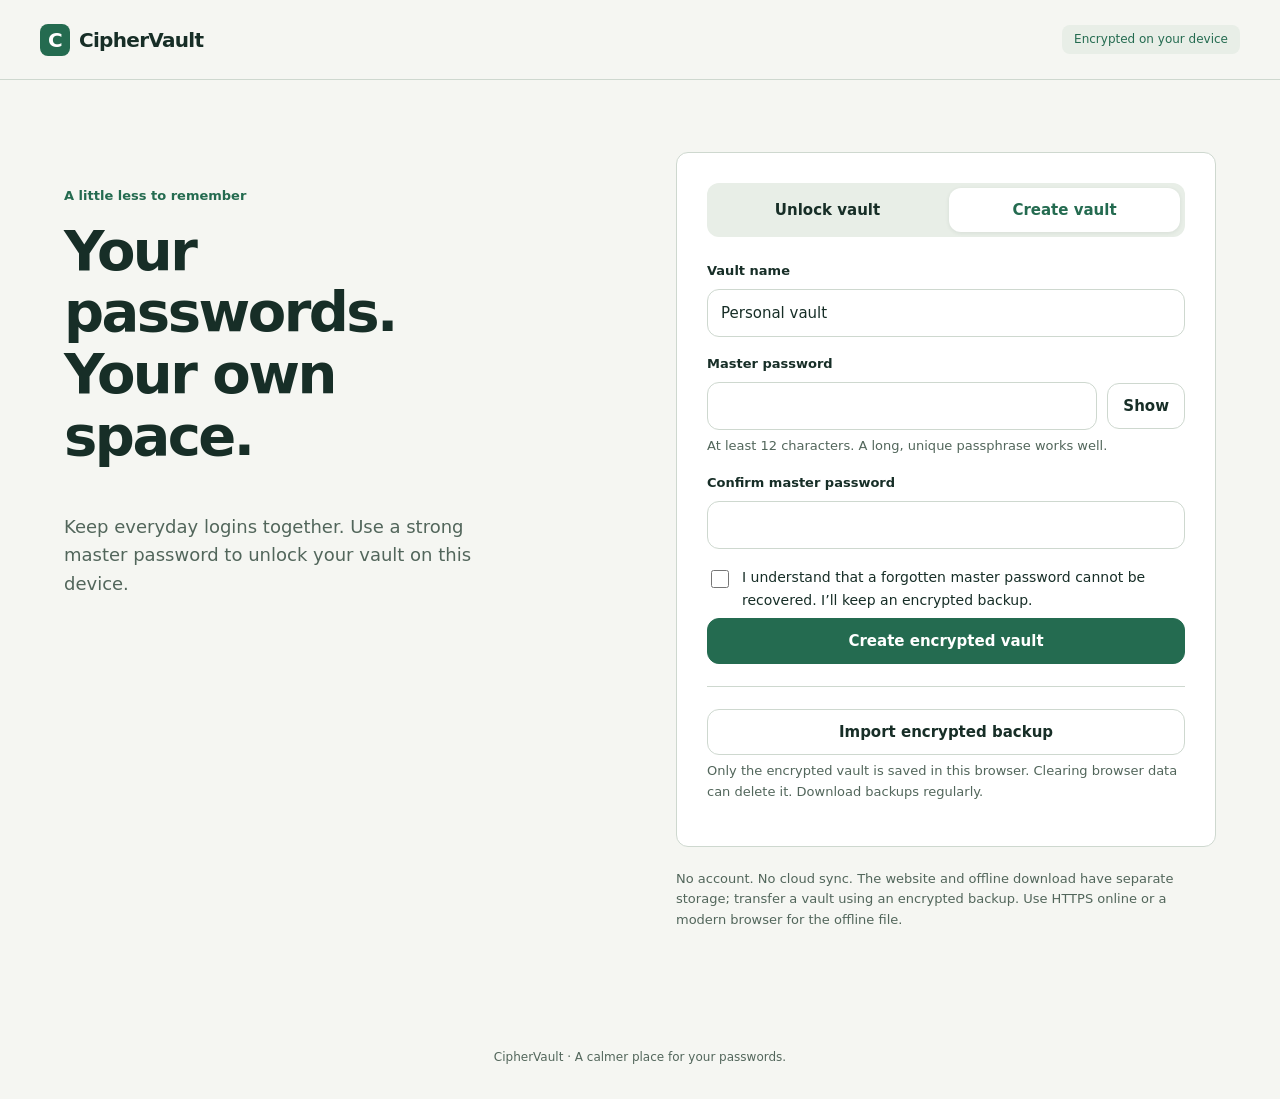
<file: web/static/vault.html>
<!doctype html>
<html lang="en">
<head>
<meta charset="utf-8"><meta name="viewport" content="width=device-width, initial-scale=1">
<meta name="referrer" content="no-referrer">
<meta http-equiv="Content-Security-Policy" content="default-src 'none'; script-src 'sha256-R3o92Qsdh0CiyDE4JHnsUcDH8VOGzDHth3FI4cDfqzQ='; style-src 'unsafe-inline'; connect-src 'none'; img-src data:; base-uri 'none'; form-action 'none'">
<title>CipherVault | Your everyday vault</title>
<style>
:root{--bg:#f5f6f2;--surface:#fff;--ink:#172e27;--muted:#69766f;--line:#dfe5df;--green:#246b50;--soft:#eaf2eb;--red:#a03434}*{box-sizing:border-box}body{margin:0;background:var(--bg);color:var(--ink);font:15px/1.6 system-ui,-apple-system,sans-serif}button,input,textarea,select{font:inherit}button,a{touch-action:manipulation}button{cursor:pointer;border:1px solid var(--line);border-radius:9px;padding:10px 15px;background:white;color:var(--ink);font-weight:600}button:hover{background:var(--soft)}button:disabled{opacity:.55;cursor:wait}.primary{background:var(--green);color:white;border-color:var(--green)}.primary:hover{background:#19523d}.danger{color:var(--red)}a{color:var(--green)}header{padding:18px 5vw;background:white;border-bottom:1px solid var(--line);display:flex;align-items:center;justify-content:space-between;gap:15px}.brand{font-size:20px;font-weight:750;letter-spacing:-.7px;text-decoration:none;color:var(--ink)}.logo{background:var(--green);color:#fff;padding:4px 8px;border-radius:8px;margin-right:9px}.badge{font-size:12px;background:var(--soft);border-radius:20px;padding:5px 12px;color:var(--green)}main{max-width:1120px;margin:0 auto;padding:40px 24px}h1,h2,h3,p{margin-top:0}h1{font-size:clamp(30px,5vw,45px);line-height:1.15;letter-spacing:-1.7px}h2{font-size:25px;letter-spacing:-.7px}.muted{color:var(--muted)}.eyebrow{font-size:12px;letter-spacing:2px;font-weight:700;color:var(--green);text-transform:uppercase}.welcome{max-width:520px;margin:22px auto}.panel{background:white;border:1px solid var(--line);border-radius:18px;padding:28px;box-shadow:0 8px 30px #172e2705}.tabs{display:flex;gap:8px;margin-bottom:24px}.tabs button{flex:1}.tabs .active{background:var(--soft);border-color:var(--green);color:var(--green)}label{display:block;font-weight:600;font-size:13px;margin-bottom:7px}input,textarea,select{width:100%;padding:11px 13px;background:white;color:var(--ink);border:1px solid #cbd5ce;border-radius:9px}input:focus,textarea:focus,button:focus-visible,a:focus-visible{outline:3px solid #8bb79b;outline-offset:2px}textarea{resize:vertical}.field{margin-bottom:17px}.row{display:flex;gap:10px;align-items:center}.row input{flex:1;min-width:0}.help{font-size:12px;color:var(--muted);margin-top:6px}.notice{padding:12px 15px;background:var(--soft);border-radius:10px;font-size:13px}.error{color:var(--red);font-size:13px;min-height:21px}.full{width:100%}.divider{margin:22px 0;border-top:1px solid var(--line)}[hidden]{display:none!important}.toolbar{display:flex;justify-content:space-between;align-items:center;gap:12px;margin-bottom:24px;flex-wrap:wrap}.actions{display:flex;gap:8px;flex-wrap:wrap}.layout{display:grid;grid-template-columns:240px 1fr;gap:25px}.sidebar{padding:22px;height:fit-content}.sidebar button{width:100%;text-align:left;margin-bottom:8px}.sidebar p{font-size:12px;margin-top:15px}.search{margin-bottom:20px}.entries{display:grid;grid-template-columns:repeat(2,minmax(0,1fr));gap:14px}.entry{padding:22px;background:white;border:1px solid var(--line);border-radius:14px;min-width:0}.entry h3{font-size:17px;margin-bottom:4px;overflow-wrap:anywhere}.entry .muted{overflow-wrap:anywhere;font-size:13px}.entry .actions{margin-top:20px}.entry .actions button{font-size:12px;padding:7px 10px}.icon{width:38px;height:38px;display:grid;place-items:center;background:var(--soft);border-radius:10px;font-weight:700;margin-bottom:18px}.empty{text-align:center;padding:55px 20px;border:1px dashed #c3d0c6;border-radius:14px;grid-column:1/-1}.empty h3{margin-bottom:6px}.footnote{font-size:12px;margin-top:24px;color:var(--muted)}dialog{border:1px solid var(--line);border-radius:18px;padding:28px;width:min(500px,calc(100% - 28px));max-height:90vh;overflow:auto;color:var(--ink)}dialog::backdrop{background:#172e2766;backdrop-filter:blur(3px)}.dialog-title{display:flex;justify-content:space-between;align-items:center;margin-bottom:20px}.dialog-title h2{margin:0}.dialog-title button{padding:5px 11px}.toast{position:fixed;bottom:24px;left:50%;transform:translateX(-50%);padding:12px 20px;border-radius:10px;background:var(--ink);color:white;z-index:10;max-width:90vw;text-align:center}.mobile-tools{display:none}.check{display:flex;align-items:start;gap:10px;font-weight:400;font-size:13px}.check input{width:17px;margin-top:4px}.password-preview{overflow-wrap:anywhere;font:19px/1.5 monospace;background:var(--soft);padding:16px;border-radius:10px;margin:18px 0}footer{text-align:center;padding:20px;font-size:12px;color:var(--muted)}@media(max-width:720px){.layout{grid-template-columns:1fr}.sidebar{display:none}.mobile-tools{display:flex}.entries{grid-template-columns:1fr}main{padding:26px 16px}.panel{padding:22px}header{padding:16px}.badge{font-size:10px}.toolbar h1{font-size:32px}}

/* Device-only UI: native controls and local system fonts; no external dependencies. */
:root{color-scheme:light dark;--bg:#f5f6f2;--surface:#fff;--ink:#172e27;--muted:#52665b;--line:#ced8cf;--green:#246b50;--soft:#e8eee7;--red:#a03434;--on-green:#fff;--focus:#246b50}
@media(prefers-color-scheme:dark){:root{--bg:#111a16;--surface:#19241e;--ink:#edf4ee;--muted:#b0c1b5;--line:#3f5447;--green:#92d2ae;--soft:#23372b;--red:#ffabab;--on-green:#102a1d;--focus:#92d2ae}}
button,input,textarea,select{min-height:44px}button,input,textarea,select,.notice,.entry,.panel,dialog,.empty,.password-preview{border-radius:12px}button{background:var(--surface);transition:background .16s,border-color .16s}button:hover{border-color:var(--green)}.primary{background:var(--green);color:var(--on-green)}.primary:hover{background:var(--green);filter:brightness(.92)}header{background:var(--bg);min-height:80px;padding:18px max(24px,calc((100vw - 1200px)/2));flex-wrap:wrap}.logo{color:var(--on-green)}.badge{border-radius:8px}.panel,.entry,input,textarea,select,dialog{background:var(--surface)}input,textarea,select{border-color:var(--line)}input::placeholder,textarea::placeholder{color:var(--muted);opacity:1}input:focus,textarea:focus,select:focus-visible,button:focus-visible,a:focus-visible{outline:3px solid var(--focus);outline-offset:3px}main{max-width:1200px;padding-block:50px}.welcome{display:grid;grid-template-columns:1fr 1fr;gap:40px 72px;max-width:none;margin:22px auto;align-items:start}.welcome-copy{padding-top:34px;max-width:440px}.welcome h1{font-size:clamp(38px,4.5vw,56px);line-height:1.1;letter-spacing:-.045em}.welcome-copy>.muted{font-size:18px;max-width:38ch}.welcome>.footnote{grid-column:2;margin-top:-18px}.eyebrow{text-transform:none;letter-spacing:0;font-size:13px}.panel{box-shadow:none;padding:30px}.tabs{gap:6px;background:var(--soft);padding:5px;border-radius:12px}.tabs button{border:0;background:none}.tabs .active{background:var(--surface);color:var(--green);box-shadow:0 1px 4px #172e2715}.help,.footnote{font-size:13px}.check{font-size:14px}.check input{min-height:0;accent-color:var(--green);flex:0 0 18px;height:18px}.error:empty{min-height:0;margin:0}.layout{grid-template-columns:235px minmax(0,1fr);gap:28px}.sidebar{background:transparent;padding:0;border:0}.sidebar button{border-color:transparent}.sidebar button:hover{border-color:var(--line)}.sidebar p{color:var(--muted);font-size:13px}.entries{gap:16px}.entry{padding:24px}.icon{border-radius:8px}.search{padding:14px 16px}.toolbar{margin-bottom:32px}.toolbar h1{letter-spacing:-.04em}.notice{padding:16px 20px}.empty{border-color:var(--line);background:var(--surface)}dialog{padding:30px}dialog::backdrop{background:#0c1a15b3;backdrop-filter:none}.toast{background:var(--ink);color:var(--bg);border-radius:12px}footer{padding-block:32px}
@media(max-width:768px){header{padding:16px 20px;min-height:72px}.badge{font-size:11px}.welcome{grid-template-columns:1fr;gap:24px;margin:0}.welcome-copy{padding-top:0}.welcome h1{font-size:40px}.welcome>.footnote{grid-column:1;margin-top:0}.layout{grid-template-columns:1fr}.sidebar{display:grid;grid-template-columns:1fr 1fr;gap:8px}.sidebar>.eyebrow,.sidebar>.divider,.sidebar>p:last-child{display:none}.sidebar button{margin:0;background:var(--surface);border:1px solid var(--line);text-align:center}.sidebar label{grid-column:1/-1;margin-top:10px}.sidebar select{grid-column:1/-1}.mobile-tools{display:none}.entries{grid-template-columns:1fr}.panel{padding:22px}main{padding:30px 20px}.toolbar{gap:20px}.toolbar>.actions{width:100%}.toolbar>.actions button{flex:1;padding:12px}.row{gap:6px}.row button{padding-inline:10px}.entry .actions button{min-height:44px}dialog{padding:22px}}
@media(prefers-reduced-motion:reduce){*{transition:none!important}}
</style>
</head>
<body>
<header><span class="brand"><span class="logo">C</span>CipherVault</span><span class="badge">Encrypted on your device</span><button id="header-lock" hidden>Lock vault</button></header>
<main>
<section id="welcome" class="welcome">
<div class="welcome-copy"><p class="eyebrow">A little less to remember</p><h1>Your passwords.<br>Your own space.</h1><p class="muted">Keep everyday logins together. Use a strong master password to unlock your vault on this device.</p></div>
<div class="panel">
<div class="tabs"><button id="unlock-tab" class="active">Unlock vault</button><button id="create-tab">Create vault</button></div>
<form id="gate-form">
<div id="name-field" class="field" hidden><label for="vault-name">Vault name</label><input id="vault-name" maxlength="60" value="Personal vault" autocomplete="off"></div>
<div class="field"><label for="master">Master password</label><div class="row"><input id="master" type="password" autocomplete="current-password" required><button type="button" id="show-master" aria-label="Show master password">Show</button></div><p id="master-help" class="help">Your master password stays on this device.</p></div>
<div id="confirm-field" class="field" hidden><label for="confirm">Confirm master password</label><input id="confirm" type="password" autocomplete="new-password"></div>
<label id="ack-field" class="check" hidden><input id="ack" type="checkbox"><span>I understand that a forgotten master password cannot be recovered. I’ll keep an encrypted backup.</span></label>
<p id="gate-error" class="error" role="alert"></p><button class="primary full" id="gate-submit">Unlock vault</button>
</form>
<div class="divider"></div><button id="import-button" class="full">Import encrypted backup</button><input id="import-file" type="file" accept=".json,.ciphervault,application/json" hidden>
<p id="storage-info" class="help">Only the encrypted vault is saved in this browser. Clearing browser data can delete it. Download backups regularly.</p>
</div><p class="footnote">No account. No cloud sync. The website and offline download have separate storage; transfer a vault using an encrypted backup. Use HTTPS online or a modern browser for the offline file.</p>
</section>
<section id="workspace" hidden>
<div class="toolbar"><div><p class="eyebrow">Your everyday essentials</p><h1 id="vault-title" style="margin-bottom:7px">Personal vault</h1><p class="muted" id="entry-count">0 saved logins</p></div><div class="actions"><button id="backup-button">↓ Encrypted backup</button><button class="primary" id="add-button">+ Add login</button></div></div>
<div class="notice" id="backup-reminder">Your vault lives on this device. Download an encrypted backup after making changes.</div><br>
<div class="layout"><aside class="panel sidebar"><p class="eyebrow">Workspace</p><button class="primary" id="all-logins">All logins</button><button id="generator-button">Password generator</button><button id="change-button">Change master password</button><div class="divider"></div><label for="lock-time">Auto-lock after inactivity</label><select id="lock-time"><option value="1">1 minute</option><option value="5" selected>5 minutes</option><option value="15">15 minutes</option></select><p>Locking clears decrypted entries and your encryption key from this page’s active state.</p></aside>
<div><input class="search" id="search" aria-label="Search saved logins" placeholder="Search names, usernames, or websites…"><div class="actions mobile-tools" style="margin-bottom:18px"><button id="mobile-generator">Generate password</button><button id="mobile-change">Change master password</button></div><div class="entries" id="entries"></div></div></div>
<p class="footnote">AES-256-GCM encryption · PBKDF2-SHA256 with 600,000 iterations · No vault data sent to a server. Unlocked passwords are visible to this page; lock your vault before leaving a shared device.</p>
</section>
</main>
<dialog id="entry-dialog"><div class="dialog-title"><h2 id="entry-heading">Add a login</h2><button data-close="entry-dialog" aria-label="Close">×</button></div><form id="entry-form"><input id="entry-id" hidden><div class="field"><label for="entry-name">Name</label><input id="entry-name" maxlength="120" required placeholder="e.g. Email"></div><div class="field"><label for="entry-user">Username or email</label><input id="entry-user" maxlength="250" autocomplete="off"></div><div class="field"><label for="entry-url">Website (optional)</label><input id="entry-url" maxlength="500" placeholder="https://example.com"></div><div class="field"><label for="entry-pass">Password</label><div class="row"><input id="entry-pass" type="password" maxlength="1000" required autocomplete="new-password"><button type="button" id="generate-entry">Generate</button><button type="button" id="show-entry">Show</button></div></div><div class="field"><label for="entry-notes">Notes (optional)</label><textarea id="entry-notes" rows="3" maxlength="5000"></textarea></div><p id="entry-error" class="error" role="alert"></p><button class="primary full" id="save-entry">Save login</button></form></dialog>
<dialog id="generator-dialog"><div class="dialog-title"><h2>Password generator</h2><button data-close="generator-dialog" aria-label="Close">×</button></div><p class="muted">Random passwords generated on your device.</p><label for="length">Length: <span id="length-label">20</span></label><input id="length" type="range" min="12" max="64" value="20"><label class="check"><input id="symbols" type="checkbox" checked> Include symbols</label><div class="password-preview" id="generated"></div><div class="actions"><button id="regenerate">Regenerate</button><button class="primary" id="copy-generated">Copy password</button></div></dialog>
<dialog id="change-dialog"><div class="dialog-title"><h2>Change master password</h2><button data-close="change-dialog" aria-label="Close">×</button></div><form id="change-form"><div class="field"><label for="current-master">Current master password</label><input id="current-master" type="password" required autocomplete="current-password"></div><div class="field"><label for="new-master">New master password</label><input id="new-master" type="password" minlength="12" required autocomplete="new-password"></div><div class="field"><label for="new-confirm">Confirm new password</label><input id="new-confirm" type="password" required autocomplete="new-password"></div><p class="help">Use at least 12 characters. Older backups still require the old password.</p><p id="change-error" class="error" role="alert"></p><button class="primary full" id="change-submit">Update master password</button></form></dialog>
<div id="toast" class="toast" role="status" hidden></div><footer>CipherVault · A calmer place for your passwords.</footer>
<script>
'use strict';
const $ = id => document.getElementById(id);
const STORAGE = 'ciphervault.browser.v1';
const ITERATIONS = 600000;
let envelope=null, key=null, data=null, pendingImport=null, mode='unlock', busy=false, lastActivity=Date.now(), toastTimer;
const encoder=new TextEncoder(), decoder=new TextDecoder();
function b64(bytes){let s='';for(const byte of bytes)s+=String.fromCharCode(byte);return btoa(s);}
function unb64(s){return Uint8Array.from(atob(s),c=>c.charCodeAt(0));}
function validateEnvelope(e){
 if(!e || e.format!=='ciphervault-browser' || e.version!==1 || e.kdf!=='PBKDF2-SHA256' || !Number.isInteger(e.iterations) || e.iterations<100000 || e.iterations>2000000)throw Error('This is not a supported CipherVault browser backup.');
 if(typeof e.salt!=='string'||typeof e.iv!=='string'||typeof e.ciphertext!=='string'||e.ciphertext.length>14000000||unb64(e.salt).length!==16||unb64(e.iv).length!==12||unb64(e.ciphertext).length<16)throw Error('The backup is incomplete or damaged.');
 return e;
}
function validateData(d){
 if(!d || typeof d.name!=='string'||d.name.length>60||!Array.isArray(d.entries)||d.entries.length>10000)throw Error('Invalid vault contents.');
 const ids=new Set();
 for(const e of d.entries){if(!e||typeof e.id!=='string'||ids.has(e.id))throw Error('Invalid vault entries.');ids.add(e.id);for(const [field,max] of Object.entries({name:120,username:250,url:500,password:1000,notes:5000})){if(typeof e[field]!=='string'||e[field].length>max)throw Error('Invalid vault entries.');}}
 return d;
}
async function derive(password,salt,iterations=ITERATIONS){const base=await crypto.subtle.importKey('raw',encoder.encode(password),'PBKDF2',false,['deriveKey']);return crypto.subtle.deriveKey({name:'PBKDF2',salt,iterations,hash:'SHA-256'},base,{name:'AES-GCM',length:256},false,['encrypt','decrypt']);}
async function decrypt(e,k){try{return validateData(JSON.parse(decoder.decode(await crypto.subtle.decrypt({name:'AES-GCM',iv:unb64(e.iv)},k,unb64(e.ciphertext)))));}catch{throw Error('Incorrect password, or the backup is damaged.');}}
async function encrypt(d,k,salt,iterations=ITERATIONS){const iv=crypto.getRandomValues(new Uint8Array(12));const ciphertext=await crypto.subtle.encrypt({name:'AES-GCM',iv},k,encoder.encode(JSON.stringify(d)));return {format:'ciphervault-browser',version:1,kdf:'PBKDF2-SHA256',iterations,salt:b64(salt),iv:b64(iv),ciphertext:b64(new Uint8Array(ciphertext))};}
function store(e,expected=envelope){try{const current=localStorage.getItem(STORAGE);if(JSON.stringify(current?JSON.parse(current):null)!==JSON.stringify(expected))throw Error('The vault changed in another tab. Lock and unlock before saving again.');localStorage.setItem(STORAGE,JSON.stringify(e));}catch(error){if(error.message.includes('another tab'))throw error;throw Error('Browser storage is unavailable or full. Your changes were not saved. Allow local storage or use another browser.');}}
function toast(message){$('toast').textContent=message;$('toast').hidden=false;clearTimeout(toastTimer);toastTimer=setTimeout(()=>$('toast').hidden=true,4500);}
function setMode(next){mode=next;$('create-tab').classList.toggle('active',next==='create');$('unlock-tab').classList.toggle('active',next==='unlock');for(const id of ['name-field','confirm-field','ack-field'])$(id).hidden=next!=='create';$('confirm').required=next==='create';$('ack').required=next==='create';$('master').minLength=next==='create'?12:1;$('master').autocomplete=next==='create'?'new-password':'current-password';$('master-help').textContent=next==='create'?'At least 12 characters. A long, unique passphrase works well.':'Your master password stays on this device.';$('gate-submit').textContent=next==='create'?'Create encrypted vault':pendingImport?'Unlock imported backup':'Unlock vault';$('gate-error').textContent='';}
function openVault(){lastActivity=Date.now();$('welcome').hidden=true;$('workspace').hidden=false;$('header-lock').hidden=false;$('gate-form').reset();$('master').type='password';$('show-master').textContent='Show';$('vault-title').textContent=data.name;render();}
function lock(){if(busy){toast('Finishing your save. Please lock again in a moment.');return;}key=null;data=null;pendingImport=null;try{const current=localStorage.getItem(STORAGE);envelope=current?validateEnvelope(JSON.parse(current)):null;}catch{}$('workspace').hidden=true;$('welcome').hidden=false;$('header-lock').hidden=true;$('entries').replaceChildren();$('search').value='';$('generated').textContent='';for(const id of ['entry-dialog','generator-dialog','change-dialog'])$(id).close();$('entry-form').reset();$('change-form').reset();$('gate-form').reset();setMode('unlock');toast('Vault locked.');}
async function save(next){const base=envelope;const updated=await encrypt(next,key,unb64(base.salt),base.iterations);store(updated,base);envelope=updated;data=next;$('backup-reminder').textContent='Changes saved on this device. Download a fresh encrypted backup.';render();}
$('gate-form').addEventListener('submit',async event=>{
 event.preventDefault();if(busy)return;busy=true;$('gate-submit').disabled=true;$('gate-error').textContent='';
 try{if(!crypto.subtle)throw Error('Encryption requires HTTPS or a modern browser with offline Web Crypto support.');const password=$('master').value;
 if(mode==='create'){
  if(envelope && !window.confirm('Replace the vault saved in this browser? Export a backup first.'))return;
  if(password.length<12||password!==$('confirm').value||!$('ack').checked)throw Error('Use at least 12 characters and matching passwords, and acknowledge the backup reminder.');
  const salt=crypto.getRandomValues(new Uint8Array(16));const nextKey=await derive(password,salt);const nextData={name:$('vault-name').value.trim()||'Personal vault',entries:[]};const next=await encrypt(nextData,nextKey,salt);store(next);key=nextKey;data=nextData;envelope=next;
 }else{
  const selected=pendingImport||envelope;if(!selected)throw Error('Create a vault or import an encrypted backup first.');const nextKey=await derive(password,unb64(selected.salt),selected.iterations);const nextData=await decrypt(selected,nextKey);
  if(pendingImport && envelope && !window.confirm('Replace this browser’s saved vault with the imported backup? Make sure you have a backup of the current vault.'))return;
  if(pendingImport)store(selected);key=nextKey;data=nextData;envelope=selected;
 }
 pendingImport=null;openVault();
 }catch(error){$('gate-error').textContent=error.message;}finally{busy=false;$('gate-submit').disabled=false;}
});
$('create-tab').onclick=()=>{pendingImport=null;setMode('create');};$('unlock-tab').onclick=()=>setMode('unlock');$('header-lock').onclick=lock;
function reveal(id,button){const input=$(id);input.type=input.type==='password'?'text':'password';button.textContent=input.type==='password'?'Show':'Hide';}
$('show-master').onclick=()=>reveal('master',$('show-master'));$('show-entry').onclick=()=>reveal('entry-pass',$('show-entry'));
function render(){if(!data)return;const query=$('search').value.toLowerCase();const visible=data.entries.filter(e=>[e.name,e.username,e.url].some(v=>v.toLowerCase().includes(query))).sort((a,b)=>a.name.localeCompare(b.name));$('entry-count').textContent=`${data.entries.length} saved login${data.entries.length===1?'':'s'}`;$('entries').replaceChildren();
 if(!visible.length){const box=document.createElement('div');box.className='empty';const h=document.createElement('h3');h.textContent=query?'No matching logins':'Make room in your memory.';const p=document.createElement('p');p.className='muted';p.textContent=query?'Try a different name, username, or website.':'Add your first login. We’ll keep it encrypted here.';box.append(h,p);$('entries').append(box);return;}
 for(const e of visible){const card=document.createElement('article');card.className='entry';const icon=document.createElement('div');icon.className='icon';icon.textContent=e.name.slice(0,1).toUpperCase();const title=document.createElement('h3');title.textContent=e.name;const user=document.createElement('div');user.className='muted';user.textContent=e.username||'No username';const site=document.createElement('div');site.className='muted';site.textContent=e.url;const actions=document.createElement('div');actions.className='actions';
 const button=(label,action,cls='')=>{const b=document.createElement('button');b.textContent=label;b.className=cls;b.onclick=action;actions.append(b);};button('Copy password',()=>copy(e.password));button('Edit',()=>edit(e));button('Delete',()=>remove(e),'danger');card.append(icon,title,user,site,actions);$('entries').append(card);}
}
$('search').oninput=render;
function edit(e){$('entry-form').reset();$('entry-error').textContent='';$('entry-pass').type='password';$('show-entry').textContent='Show';$('entry-heading').textContent=e?'Edit login':'Add a login';for(const [id,field] of Object.entries({'entry-id':'id','entry-name':'name','entry-user':'username','entry-url':'url','entry-pass':'password','entry-notes':'notes'}))$(id).value=e?e[field]:'';$('entry-dialog').showModal();}
$('add-button').onclick=()=>edit();
$('entry-form').onsubmit=async event=>{event.preventDefault();if(busy||!data)return;busy=true;$('save-entry').disabled=true;try{const item={id:$('entry-id').value||crypto.randomUUID(),name:$('entry-name').value.trim(),username:$('entry-user').value.trim(),url:$('entry-url').value.trim(),password:$('entry-pass').value,notes:$('entry-notes').value};if(!item.name)throw Error('Give this login a name.');if(item.url){let url;try{url=new URL(item.url);}catch{throw Error('Use a full website address, such as https://example.com.');}if(!['http:','https:'].includes(url.protocol))throw Error('Use an HTTP or HTTPS website address.');}const next={...data,entries:data.entries.filter(e=>e.id!==item.id).concat(item)};validateData(next);await save(next);$('entry-dialog').close();$('entry-form').reset();toast('Login saved.');}catch(error){$('entry-error').textContent=error.message;}finally{busy=false;$('save-entry').disabled=false;}};
async function remove(e){if(busy||!window.confirm(`Delete “${e.name}” from this vault?`))return;busy=true;try{await save({...data,entries:data.entries.filter(item=>item.id!==e.id)});toast('Login deleted.');}catch(error){toast(error.message);}finally{busy=false;}}
async function copy(value){try{await navigator.clipboard.writeText(value);toast('Copied. Your clipboard may retain this password; clear it after use.');}catch{toast('Clipboard access is unavailable. Open Edit and use Show to copy manually.');}}
function randomIndex(max){const a=new Uint32Array(1);const limit=Math.floor(4294967296/max)*max;do{crypto.getRandomValues(a);}while(a[0]>=limit);return a[0]%max;}
function generate(length=20,symbols=true){const groups=['abcdefghijkmnopqrstuvwxyz','ABCDEFGHJKLMNPQRSTUVWXYZ','23456789'];if(symbols)groups.push('!@#$%&*+-=?');const chars=groups.join('');const result=groups.map(g=>g[randomIndex(g.length)]);while(result.length<length)result.push(chars[randomIndex(chars.length)]);for(let i=result.length-1;i>0;i--){const j=randomIndex(i+1);[result[i],result[j]]=[result[j],result[i]];}return result.join('');}
function regenerate(){$('length-label').textContent=$('length').value;$('generated').textContent=generate(Number($('length').value),$('symbols').checked);}
function openGenerator(){regenerate();$('generator-dialog').showModal();}
$('generator-button').onclick=openGenerator;$('mobile-generator').onclick=openGenerator;$('regenerate').onclick=regenerate;$('length').oninput=regenerate;$('symbols').onchange=regenerate;$('copy-generated').onclick=()=>copy($('generated').textContent);$('generate-entry').onclick=()=>{$('entry-pass').value=generate();};
$('backup-button').onclick=()=>{if(!envelope||busy)return;const blob=new Blob([JSON.stringify(envelope,null,2)],{type:'application/json'});const url=URL.createObjectURL(blob);const a=document.createElement('a');a.href=url;a.download=`CipherVault-${new Date().toISOString().slice(0,10)}.ciphervault`;a.click();setTimeout(()=>URL.revokeObjectURL(url),1000);$('backup-reminder').textContent='Backup download requested. Keep the file somewhere safe; you’ll need your master password to open it.';};
$('import-button').onclick=()=>$('import-file').click();$('import-file').onchange=async event=>{const file=event.target.files[0];if(!file)return;try{if(file.size>10000000)throw Error('Backup is too large (maximum 10 MB).');pendingImport=validateEnvelope(JSON.parse(await file.text()));setMode('unlock');$('gate-error').textContent='Backup loaded. Enter its master password to unlock and import it.';$('master').focus();}catch(error){pendingImport=null;$('gate-error').textContent=error instanceof SyntaxError?'This file is not a valid encrypted backup.':error.message;}finally{event.target.value='';}};
function openChange(){$('change-form').reset();$('change-error').textContent='';$('change-dialog').showModal();}$('change-button').onclick=openChange;$('mobile-change').onclick=openChange;
$('change-form').onsubmit=async event=>{event.preventDefault();if(busy)return;busy=true;$('change-submit').disabled=true;try{if($('new-master').value.length<12||$('new-master').value!==$('new-confirm').value)throw Error('Use at least 12 characters and matching new passwords.');await decrypt(envelope,await derive($('current-master').value,unb64(envelope.salt),envelope.iterations));const salt=crypto.getRandomValues(new Uint8Array(16));const nextKey=await derive($('new-master').value,salt);const next=await encrypt(data,nextKey,salt);store(next);envelope=next;key=nextKey;$('change-dialog').close();$('change-form').reset();$('backup-reminder').textContent='Master password changed. Download a new encrypted backup.';toast('Master password updated. Older backups still use the old password.');}catch(error){$('change-error').textContent=error.message;}finally{busy=false;$('change-submit').disabled=false;}};
document.querySelectorAll('[data-close]').forEach(b=>b.onclick=()=>$(b.dataset.close).close());
$('all-logins').onclick=()=>{$('search').value='';render();};
for(const event of ['pointerdown','keydown','touchstart'])document.addEventListener(event,()=>{lastActivity=Date.now();},{passive:true});
setInterval(()=>{if(key&&!busy&&Date.now()-lastActivity>Number($('lock-time').value)*60000)lock();},1000);
window.addEventListener('pagehide',()=>{key=null;data=null;$('entries').replaceChildren();$('entry-form').reset();$('change-form').reset();$('gate-form').reset();$('generated').textContent='';});
window.addEventListener('pageshow',event=>{if(event.persisted)lock();});
window.addEventListener('storage',event=>{if(event.key===STORAGE){if(busy){toast('Vault changed in another tab. Lock and unlock before saving again.');return;}if(key)lock();try{envelope=event.newValue?validateEnvelope(JSON.parse(event.newValue)):null;}catch{envelope=null;}toast('Vault changed in another tab. Unlock again to use the latest saved version.');}});
try{const saved=localStorage.getItem(STORAGE);if(saved)envelope=validateEnvelope(JSON.parse(saved));setMode(envelope?'unlock':'create');}catch{$('gate-error').textContent='Stored vault cannot be read. Import a valid backup, or try another browser.';}
if(!globalThis.crypto?.subtle){$('gate-submit').disabled=true;$('gate-error').textContent='This browser cannot encrypt here. Use the HTTPS website or open the downloaded file in a current Chrome, Edge, or Firefox browser.';}
</script>
</body></html>
</file>
